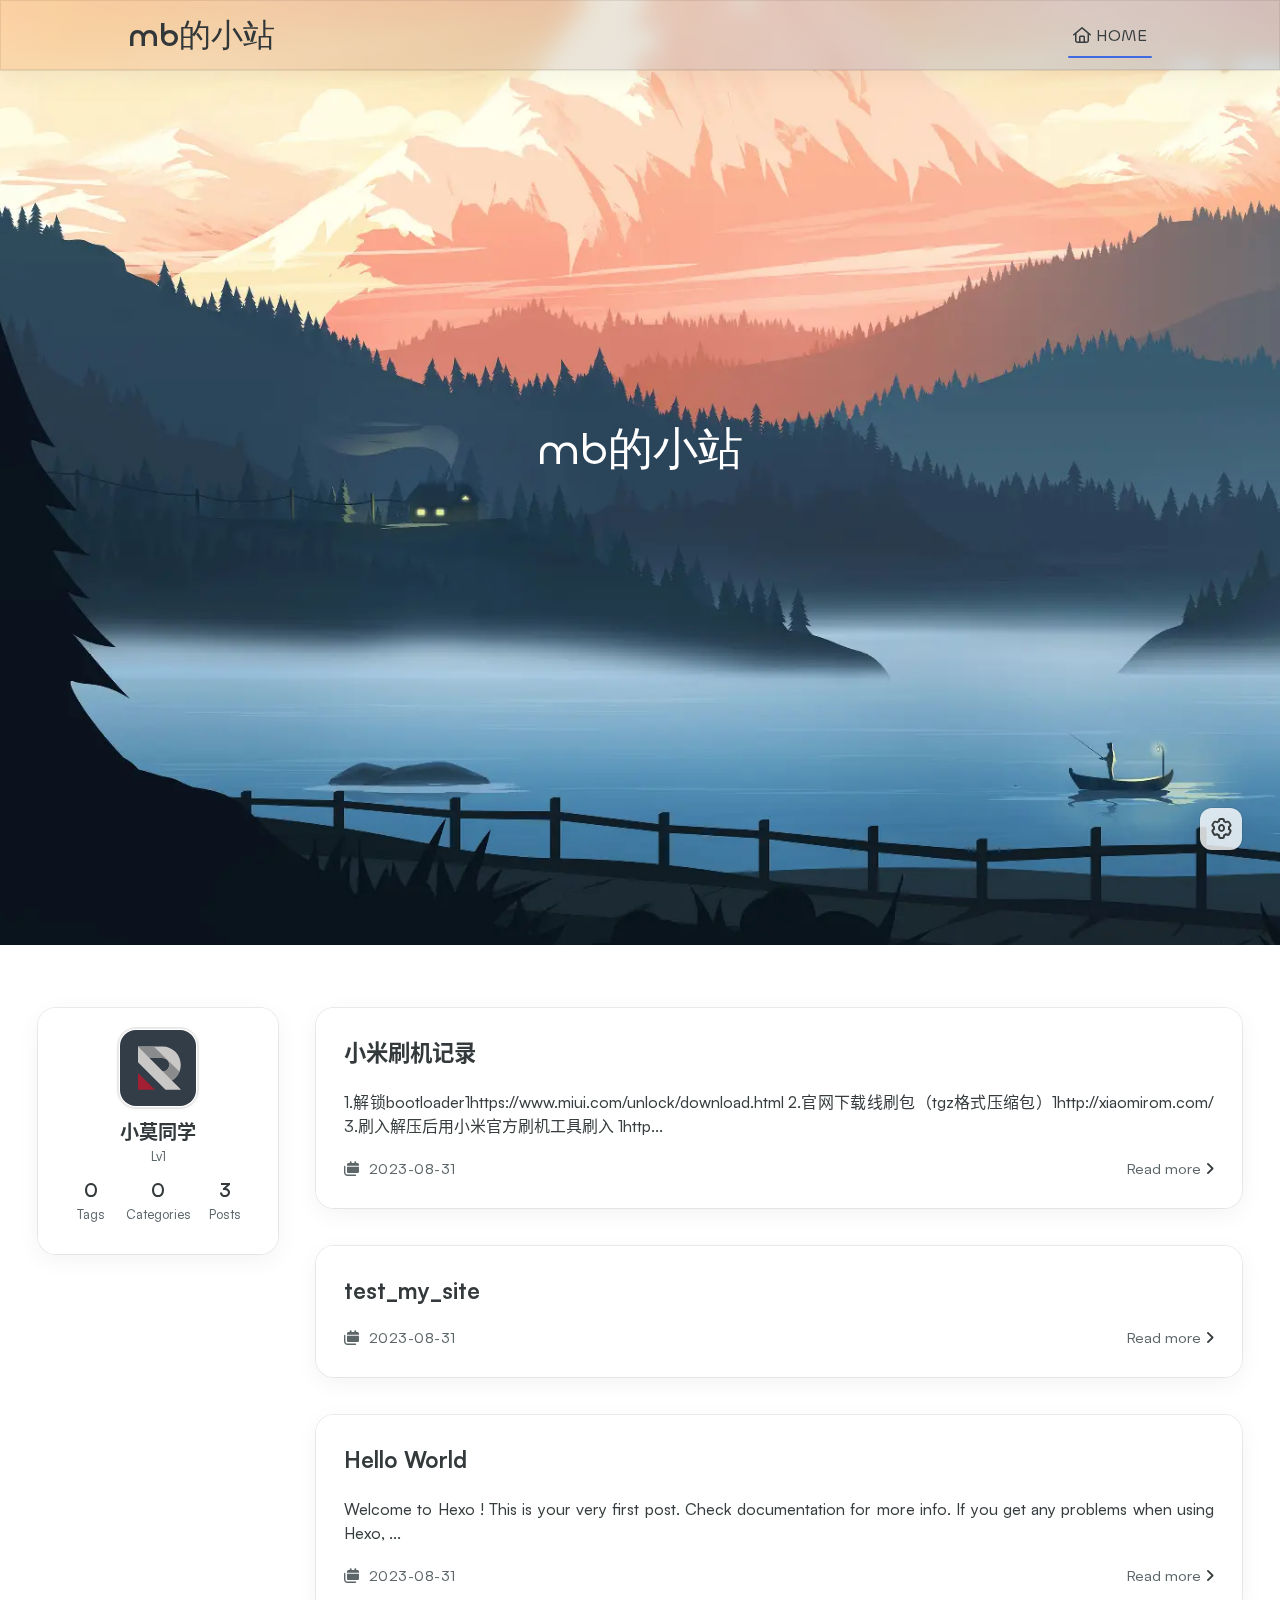
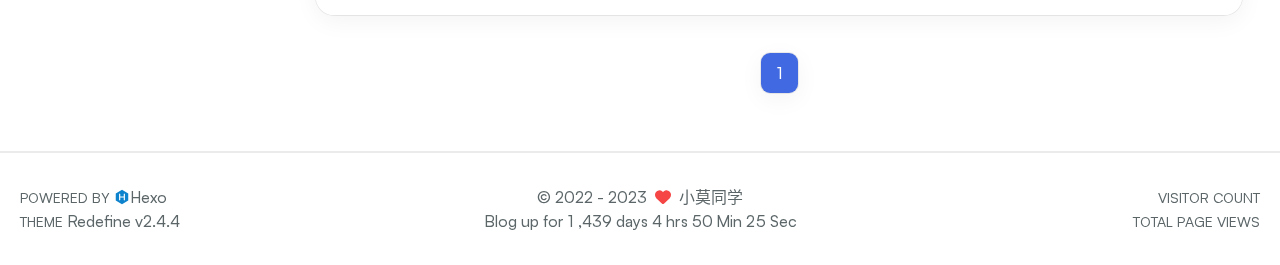
<file: index.html>
<!DOCTYPE html>
<html lang="en">
<head>
    <meta charset="utf-8">
    <meta name="viewport" content="width=device-width, initial-scale=1">
    <meta name="keywords" content="Hexo Theme Redefine">
    
    <meta name="author" content="小莫同学">
    <!-- preconnect -->
    <link rel="preconnect" href="https://fonts.googleapis.com">
    <link rel="preconnect" href="https://fonts.gstatic.com" crossorigin>
    
    
    <!--- Seo Part-->
    
    <link rel="canonical" href="http://example.com/"/>
    <meta name="robots" content="index,follow">
    <meta name="googlebot" content="index,follow">
    <meta name="revisit-after" content="1 days">
    
        <meta property="og:type" content="website">
<meta property="og:title" content="Hexo">
<meta property="og:url" content="http://example.com/index.html">
<meta property="og:site_name" content="Hexo">
<meta property="og:locale" content="en_US">
<meta property="article:author" content="John Doe">
<meta name="twitter:card" content="summary">
    
    
    <!--- Icon Part-->
    <link rel="icon" type="image/png" href="/images/redefine-favicon.svg" sizes="192x192">
    <link rel="apple-touch-icon" sizes="180x180" href="/images/redefine-favicon.svg">
    <meta name="theme-color" content="#4169E1">
    <link rel="shortcut icon" href="/images/redefine-favicon.svg">
    <!--- Page Info-->
    
    <title>
        
        mb的小站
    </title>
    
<link rel="stylesheet" href="/css/style.css">


    
        
<link rel="stylesheet" href="/css/build/styles.css">

    

    
<link rel="stylesheet" href="/fonts/fonts.css">

    
<link rel="stylesheet" href="/fonts/Satoshi/satoshi.css">

    
<link rel="stylesheet" href="/fonts/Chillax/chillax.css">

    <!--- Font Part-->
    
    
    
        <link href="" rel="stylesheet">
    
    

    <!--- Inject Part-->
    
    <script id="hexo-configurations">
    let Global = window.Global || {};
    Global.hexo_config = {"hostname":"example.com","root":"/","language":"en"};
    Global.theme_config = {"articles":{"style":{"font_size":"16px","line_height":1.5,"image_border_radius":"14px","image_alignment":"center","image_caption":false,"link_icon":true},"word_count":{"enable":true,"count":true,"min2read":true},"author_label":{"enable":true,"auto":false,"list":[]},"code_block":{"copy":true,"style":"mac","font":{"enable":false,"family":null,"url":null}},"toc":{"enable":true,"max_depth":3,"number":false,"expand":true,"init_open":true},"copyright":true,"lazyload":true,"recommendation":{"enable":false,"title":"推荐阅读","limit":3,"mobile_limit":2,"placeholder":"/images/wallhaven-wqery6-light.webp","skip_dirs":[]}},"colors":{"primary":"#4169E1","secondary":null},"global":{"fonts":{"chinese":{"enable":true,"family":null,"url":null},"english":{"enable":false,"family":null,"url":null}},"content_max_width":"1000px","sidebar_width":"210px","hover":{"shadow":true,"scale":false},"scroll_progress":{"bar":false,"percentage":true},"website_counter":{"url":"https://busuanzi.ibruce.info/busuanzi/2.3/busuanzi.pure.mini.js","enable":true,"site_pv":true,"site_uv":true,"post_pv":true},"single_page":true,"open_graph":true,"google_analytics":{"enable":false,"id":null}},"home_banner":{"enable":true,"style":"fixed","image":{"light":"/images/wallhaven-wqery6-light.webp","dark":"/images/wallhaven-wqery6-dark.webp"},"title":"mb的小站","subtitle":{"text":[],"hitokoto":{"enable":false,"api":"https://v1.hitokoto.cn"},"typing_speed":100,"backing_speed":80,"starting_delay":500,"backing_delay":1500,"loop":true,"smart_backspace":true},"text_color":{"light":"#fff","dark":"#d1d1b6"},"text_style":{"title_size":"2.8rem","subtitle_size":"1.5rem","line_height":1.2},"custom_font":{"enable":false,"family":null,"url":null},"social_links":{"enable":false,"links":{"github":null,"instagram":null,"zhihu":null,"twitter":null,"email":null},"qrs":{"weixin":null}}},"plugins":{"feed":{"enable":false},"aplayer":{"enable":false,"type":"fixed","audios":[{"name":null,"artist":null,"url":null,"cover":null}]},"mermaid":{"enable":false,"version":"9.3.0"}},"version":"2.4.4","navbar":{"auto_hide":false,"color":{"left":"#f78736","right":"#367df7","transparency":35},"links":{"Home":{"path":"/","icon":"fa-regular fa-house"}},"search":{"enable":false,"preload":true}},"page_templates":{"friends_column":2,"tags_style":"blur"},"home":{"sidebar":{"enable":true,"position":"left","first_item":"menu","announcement":null,"links":null},"article_date_format":"auto","categories":{"enable":true,"limit":3},"tags":{"enable":true,"limit":3}},"footerStart":"2022/8/17 11:45:14"};
    Global.language_ago = {"second":"%s seconds ago","minute":"%s minutes ago","hour":"%s hours ago","day":"%s days ago","week":"%s weeks ago","month":"%s months ago","year":"%s years ago"};
    Global.data_config = {"masonry":false};
  </script>
    
    <!--- Fontawesome Part-->
    
<link rel="stylesheet" href="/fontawesome/fontawesome.min.css">

    
<link rel="stylesheet" href="/fontawesome/brands.min.css">

    
<link rel="stylesheet" href="/fontawesome/solid.min.css">

    
<link rel="stylesheet" href="/fontawesome/regular.min.css">

    
    
    
    
<meta name="generator" content="Hexo 6.3.0"></head>


<body>
<div class="progress-bar-container">
    

    
        <span class="pjax-progress-bar"></span>
        <span class="swup-progress-icon">
            <i class="fa-solid fa-circle-notch fa-spin"></i>
        </span>
    
</div>


<main class="page-container" id="swup">

    
        
    <style>
        .home-banner-container {
            background: transparent !important;
        }

        .home-article-item,
        .sidebar-links,
        .sidebar-content,
        a.page-number,
        a.extend,
        .sidebar-links .links:hover,
        .right-bottom-tools,
        footer.footer {
            background-color: var(--background-color-transparent-80) !important;
        }

        .right-bottom-tools:hover,
        a.page-number:hover,
        a.extend:hover {
            background-color: var(--primary-color) !important;
        }

        .site-info,
        .home-article-sticky-label {
            background-color: var(--background-color-transparent-15) !important;
        }

        .home-article-sticky-label {
            backdrop-filter: none !important;
        }
    </style>

    <div class="home-banner-background transition-fade">
    </div>


<div class="home-banner-container flex justify-center items-center transition-fade">
    <div class="content flex justify-center items-center">
        <div class="description flex flex-col justify-center items-center"
        
        >
            mb的小站
            
            
                <p><i id="subtitle"></i></p>
            
        </div>
        
    </div>
</div>



    

    <div class="main-content-container">


        <div class="main-content-header">
            <header class="navbar-container">
    
    <div class="navbar-content has-home-banner">
        <div class="left">
            
            <a class="logo-title" href="http://example.com/">
                <h1>
                mb的小站
                </h1>
            </a>
        </div>

        <div class="right">
            <!-- PC -->
            <div class="desktop">
                <ul class="navbar-list">
                    
                        
                            <li class="navbar-item">
                                <!-- Menu -->
                                <a class="active" 
                                    href="/"  >
                                    
                                        
                                            <i class="fa-regular fa-house"></i>
                                        
                                        HOME
                                    
                                </a>
                                <!-- Submenu -->
                                
                            </li>
                    
                    
                </ul>
            </div>
            <!-- Mobile -->
            <div class="mobile">
                
                <div class="icon-item navbar-bar">
                    <div class="navbar-bar-middle"></div>
                </div>
            </div>
        </div>
    </div>

    <!-- Mobile drawer -->
    <div class="navbar-drawer w-full absolute top-0 left-0 bg-background-color">
        <ul class="drawer-navbar-list flex flex-col justify-start items-center">
            
                
                    <li class="drawer-navbar-item text-base my-1.5 flex justify-center items-center">
                        <a class="rounded-3xl py-1.5 px-5 hover:border hover:!text-primary active:!text-primary group active" 
                        href="/"  >
                             
                                
                                    <i class="fa-regular fa-house"></i>
                                
                                HOME
                            
                        </a>
                    </li>
                    <!-- Submenu -->
                    
            

        </ul>
    </div>

    <div class="window-mask"></div>

</header>


        </div>

        <div class="main-content-body">

            
                <div class="home-sidebar-container">
    <div class="sticky-container">
        
            
            <div class="sidebar-content" >
                <div class="avatar">
                    <img src="/images/redefine-avatar.svg">
                </div>
                <div class="author">
                    <div class="name">小莫同学</div>
                    
                        <div class="label">Lv1</div>
                    
                </div>
                <div class="statistics">
                    <a class="item" href="/tags">
                        <div class="number">0</div>
                        <div class="label">Tags</div>
                    </a>
                    <a class="item" href="/categories">
                        <div class="number">0</div>
                        <div class="label">Categories</div>
                    </a>
                    <a class="item" href="/archives">
                        <div class="number">3</div>
                        <div class="label">Posts</div>
                    </a>
                </div>
            </div>
        

    </div>
</div>

            

            <div class="main-content">

                
                    <div class="home-content-container">
    <ul class="home-article-list">
        
            <li class="home-article-item">

                

                

                

                <h3 class="home-article-title">
                    <a href="/2023/08/31/%E5%B0%8F%E7%B1%B3%E5%88%B7%E6%9C%BA%E8%AE%B0%E5%BD%95/">
                        小米刷机记录
                    </a>
                </h3>

                <div class="home-article-content markdown-body">
                    
                        1.解锁bootloader1https://www.miui.com/unlock/download.html

2.官网下载线刷包（tgz格式压缩包）1http://xiaomirom.com/

3.刷入解压后用小米官方刷机工具刷入
1http...
                    
                </div>

                <div class="home-article-meta-info-container">
    <div class="home-article-meta-info">
        <span><i class="fa-solid fa-calendars"></i>&nbsp;
            <span class="home-article-date" data-date="Thu Aug 31 2023 17:07:08 GMT+0800">
                
                    2023-08-31
                
            </span>
        </span>
        
        
    </div>

    <a href="/2023/08/31/%E5%B0%8F%E7%B1%B3%E5%88%B7%E6%9C%BA%E8%AE%B0%E5%BD%95/">Read more<span class="seo-reader-text">小米刷机记录</span>&nbsp;<i class="fa-solid fa-angle-right"></i></a>
</div>

            </li>
        
            <li class="home-article-item">

                

                

                

                <h3 class="home-article-title">
                    <a href="/2023/08/31/test-my-site/">
                        test_my_site
                    </a>
                </h3>

                <div class="home-article-content markdown-body">
                    
                        
                    
                </div>

                <div class="home-article-meta-info-container">
    <div class="home-article-meta-info">
        <span><i class="fa-solid fa-calendars"></i>&nbsp;
            <span class="home-article-date" data-date="Thu Aug 31 2023 12:48:32 GMT+0800">
                
                    2023-08-31
                
            </span>
        </span>
        
        
    </div>

    <a href="/2023/08/31/test-my-site/">Read more<span class="seo-reader-text">test_my_site</span>&nbsp;<i class="fa-solid fa-angle-right"></i></a>
</div>

            </li>
        
            <li class="home-article-item">

                

                

                

                <h3 class="home-article-title">
                    <a href="/2023/08/31/hello-world/">
                        Hello World
                    </a>
                </h3>

                <div class="home-article-content markdown-body">
                    
                        Welcome to Hexo ! This is your very first post. Check documentation  for more info. If you get any problems when using Hexo, ...
                    
                </div>

                <div class="home-article-meta-info-container">
    <div class="home-article-meta-info">
        <span><i class="fa-solid fa-calendars"></i>&nbsp;
            <span class="home-article-date" data-date="Thu Aug 31 2023 12:46:16 GMT+0800">
                
                    2023-08-31
                
            </span>
        </span>
        
        
    </div>

    <a href="/2023/08/31/hello-world/">Read more<span class="seo-reader-text">Hello World</span>&nbsp;<i class="fa-solid fa-angle-right"></i></a>
</div>

            </li>
        
    </ul>

    <div class="home-paginator">
        <div class="paginator">
    <span class="page-number current">1</span>
</div>

    </div>
</div>

                    <div class="comment-container pjax"></div>
                

            </div>

            

        </div>

        <div class="main-content-footer">
            <footer class="footer mt-5 py-5 h-auto text-base text-third-text-color relative border-t-2 border-t-border-color">
    <div class="info-container py-3 text-center">
        
        <div class="text-center">
            &copy;
            
              <span>2022</span>
              -
            
            2023&nbsp;&nbsp;<i class="fa-solid fa-heart fa-beat" style="--fa-animation-duration: 0.5s; color: #f54545"></i>&nbsp;&nbsp;<a href="/">小莫同学</a>
        </div>
        
            <script data-swup-reload-script src="https://busuanzi.ibruce.info/busuanzi/2.3/busuanzi.pure.mini.js"></script>
            <div class="relative text-center lg:absolute lg:right-[20px] lg:top-1/2 lg:-translate-y-1/2 lg:text-right">
                
                    <span id="busuanzi_container_site_uv" class="lg:!block">
                        <span class="text-sm">VISITOR COUNT</span>
                        <span id="busuanzi_value_site_uv"></span>
                    </span>
                
                
                    <span id="busuanzi_container_site_pv" class="lg:!block">
                        <span class="text-sm">TOTAL PAGE VIEWS</span>
                        <span id="busuanzi_value_site_pv"></span>
                    </span>
                
            </div>
        
        <div class="relative text-center lg:absolute lg:left-[20px] lg:top-1/2 lg:-translate-y-1/2 lg:text-left">
            <span class="lg:block text-sm">POWERED BY <?xml version="1.0" encoding="utf-8"?><!DOCTYPE svg PUBLIC "-//W3C//DTD SVG 1.1//EN" "http://www.w3.org/Graphics/SVG/1.1/DTD/svg11.dtd"><svg class="relative top-[2px] inline-block align-baseline" version="1.1" id="圖層_1" xmlns="http://www.w3.org/2000/svg" xmlns:xlink="http://www.w3.org/1999/xlink" x="0px" y="0px" width="1rem" height="1rem" viewBox="0 0 512 512" enable-background="new 0 0 512 512" xml:space="preserve"><path fill="#0E83CD" d="M256.4,25.8l-200,115.5L56,371.5l199.6,114.7l200-115.5l0.4-230.2L256.4,25.8z M349,354.6l-18.4,10.7l-18.6-11V275H200v79.6l-18.4,10.7l-18.6-11v-197l18.5-10.6l18.5,10.8V237h112v-79.6l18.5-10.6l18.5,10.8V354.6z"/></svg><a target="_blank" class="text-base" href="https://hexo.io">Hexo</a></span>
            <span class="text-sm lg:block">THEME&nbsp;<a class="text-base" target="_blank" href="https://github.com/EvanNotFound/hexo-theme-redefine">Redefine v2.4.4</a></span>
        </div>
        
        
            <div>
                Blog up for <span class="odometer" id="runtime_days" ></span> days <span class="odometer" id="runtime_hours"></span> hrs <span class="odometer" id="runtime_minutes"></span> Min <span class="odometer" id="runtime_seconds"></span> Sec
            </div>
        
        
            <script data-swup-reload-script>
                try {
                    function odometer_init() {
                    const elements = document.querySelectorAll('.odometer');
                    elements.forEach(el => {
                        new Odometer({
                            el,
                            format: '( ddd).dd',
                            duration: 200
                        });
                    });
                    }
                    odometer_init();
                } catch (error) {}
            </script>
        
        
        
    </div>  
</footer>
        </div>
    </div>

    

    <div class="right-side-tools-container">
        <div class="side-tools-container">
    <ul class="hidden-tools-list">
        <li class="right-bottom-tools tool-font-adjust-plus flex justify-center items-center">
            <i class="fa-regular fa-magnifying-glass-plus"></i>
        </li>

        <li class="right-bottom-tools tool-font-adjust-minus flex justify-center items-center">
            <i class="fa-regular fa-magnifying-glass-minus"></i>
        </li>

        <li class="right-bottom-tools tool-expand-width flex justify-center items-center">
            <i class="fa-regular fa-expand"></i>
        </li>

        <li class="right-bottom-tools tool-dark-light-toggle flex justify-center items-center">
            <i class="fa-regular fa-moon"></i>
        </li>

        <!-- rss -->
        

        

        <li class="right-bottom-tools tool-scroll-to-bottom flex justify-center items-center">
            <i class="fa-regular fa-arrow-down"></i>
        </li>
    </ul>

    <ul class="visible-tools-list">
        <li class="right-bottom-tools toggle-tools-list flex justify-center items-center">
            <i class="fa-regular fa-cog fa-spin"></i>
        </li>
        
            <li class="right-bottom-tools tool-scroll-to-top flex justify-center items-center">
                <i class="arrow-up fas fa-arrow-up"></i>
                <span class="percent"></span>
            </li>
        
        
    </ul>
</div>

    </div>

    <div class="image-viewer-container">
    <img src="">
</div>


    

</main>


    
<script src="/js/libs/Swup.min.js"></script>

<script src="/js/libs/SwupSlideTheme.min.js"></script>

<script src="/js/libs/SwupScriptsPlugin.min.js"></script>

<script src="/js/libs/SwupProgressPlugin.min.js"></script>

<script src="/js/libs/SwupScrollPlugin.min.js"></script>

<script>
    const swup = new Swup({
        plugins: [
            new SwupScriptsPlugin({
                optin: true,
            }),
            new SwupProgressPlugin(),
            new SwupScrollPlugin({
                offset: 80,
            }),
            new SwupSlideTheme({
                mainElement: ".main-content-body",
            }),
        ],
        containers: ["#swup"],
    });

    swup.hooks.on("page:view", () => {
        Global.refresh();
    });

    // if (document.readyState === "complete") {
    //
    // } else {
    //     document.addEventListener("DOMContentLoaded", () => init());
    // }
</script>







<script src="/js/utils.js" type="module"></script>

<script src="/js/main.js" type="module"></script>

<script src="/js/layouts/navbarShrink.js" type="module"></script>

<script src="/js/tools/scrollTopBottom.js" type="module"></script>

<script src="/js/tools/lightDarkSwitch.js" type="module"></script>

<script src="/js/layouts/categoryList.js" type="module"></script>





    
<script src="/js/tools/codeBlock.js"></script>




    
<script src="/js/layouts/lazyload.js"></script>




    
<script src="/js/tools/runtime.js"></script>

    
<script src="/js/libs/odometer.min.js"></script>

    
<link rel="stylesheet" href="/assets/odometer-theme-minimal.css">




  
<script src="/js/libs/Typed.min.js"></script>

  
<script src="/js/plugins/typed.js"></script>







<div class="post-scripts" data-swup-reload-script>
    
        
<script src="/js/libs/anime.min.js"></script>

        
<script src="/js/tools/tocToggle.js" type="module"></script>

<script src="/js/layouts/toc.js" type="module"></script>

<script src="/js/plugins/tabs.js" type="module"></script>

    
</div>


</body>
</html>
</file>
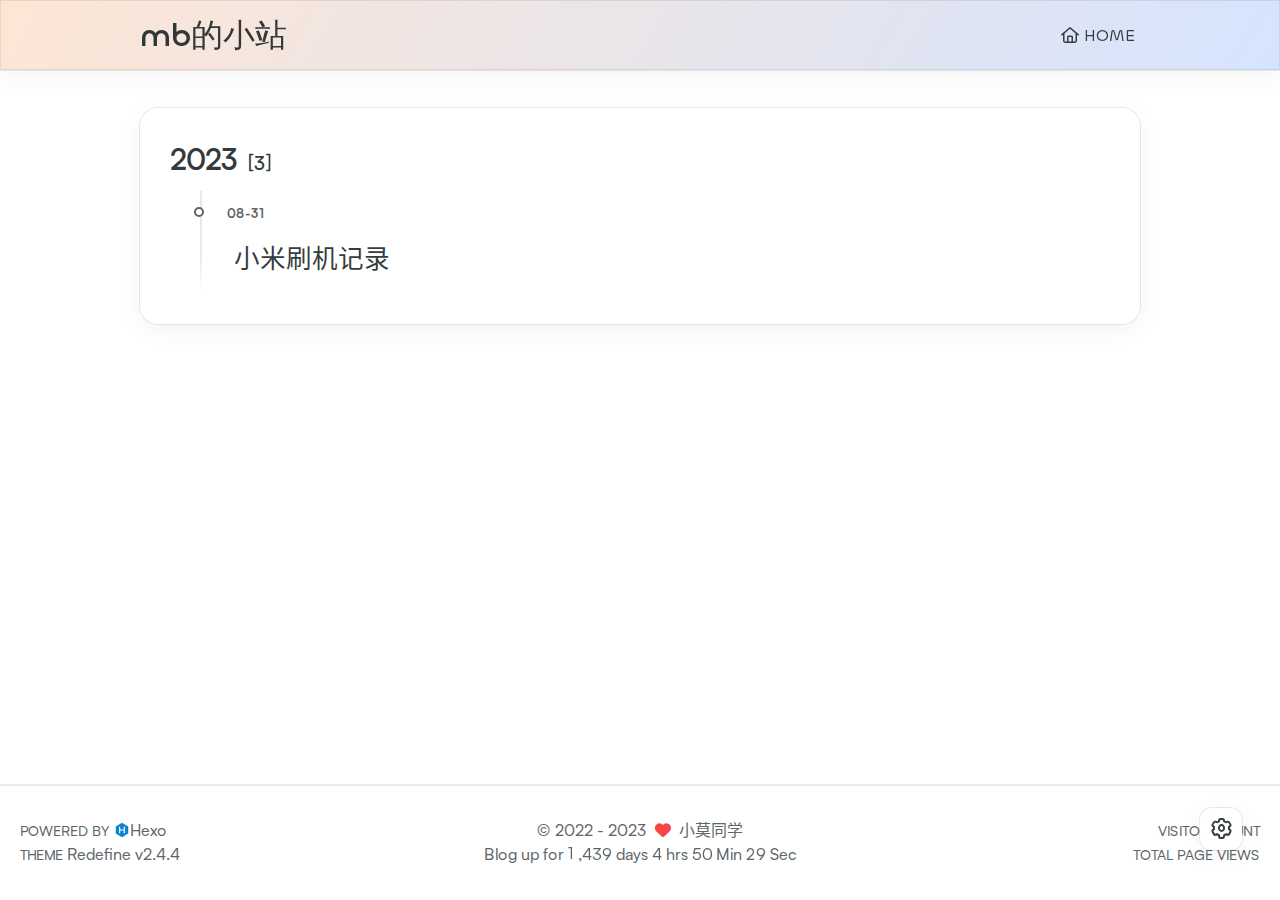
<file: archives/index.html>
<!DOCTYPE html>
<html lang="en">
<head>
    <meta charset="utf-8">
    <meta name="viewport" content="width=device-width, initial-scale=1">
    <meta name="keywords" content="Hexo Theme Redefine">
    
    <meta name="author" content="小莫同学">
    <!-- preconnect -->
    <link rel="preconnect" href="https://fonts.googleapis.com">
    <link rel="preconnect" href="https://fonts.gstatic.com" crossorigin>
    
    
    <!--- Seo Part-->
    
    <link rel="canonical" href="http://example.com/archives/"/>
    <meta name="robots" content="index,follow">
    <meta name="googlebot" content="index,follow">
    <meta name="revisit-after" content="1 days">
    
        <meta property="og:type" content="website">
<meta property="og:title" content="Hexo">
<meta property="og:url" content="http://example.com/archives/index.html">
<meta property="og:site_name" content="Hexo">
<meta property="og:locale" content="en_US">
<meta property="article:author" content="John Doe">
<meta name="twitter:card" content="summary">
    
    
    <!--- Icon Part-->
    <link rel="icon" type="image/png" href="/images/redefine-favicon.svg" sizes="192x192">
    <link rel="apple-touch-icon" sizes="180x180" href="/images/redefine-favicon.svg">
    <meta name="theme-color" content="#4169E1">
    <link rel="shortcut icon" href="/images/redefine-favicon.svg">
    <!--- Page Info-->
    
    <title>
        
            Archive -
        
        mb的小站
    </title>
    
<link rel="stylesheet" href="/css/style.css">


    
        
<link rel="stylesheet" href="/css/build/styles.css">

    

    
<link rel="stylesheet" href="/fonts/fonts.css">

    
<link rel="stylesheet" href="/fonts/Satoshi/satoshi.css">

    
<link rel="stylesheet" href="/fonts/Chillax/chillax.css">

    <!--- Font Part-->
    
    
    
        <link href="" rel="stylesheet">
    
    

    <!--- Inject Part-->
    
    <script id="hexo-configurations">
    let Global = window.Global || {};
    Global.hexo_config = {"hostname":"example.com","root":"/","language":"en"};
    Global.theme_config = {"articles":{"style":{"font_size":"16px","line_height":1.5,"image_border_radius":"14px","image_alignment":"center","image_caption":false,"link_icon":true},"word_count":{"enable":true,"count":true,"min2read":true},"author_label":{"enable":true,"auto":false,"list":[]},"code_block":{"copy":true,"style":"mac","font":{"enable":false,"family":null,"url":null}},"toc":{"enable":true,"max_depth":3,"number":false,"expand":true,"init_open":true},"copyright":true,"lazyload":true,"recommendation":{"enable":false,"title":"推荐阅读","limit":3,"mobile_limit":2,"placeholder":"/images/wallhaven-wqery6-light.webp","skip_dirs":[]}},"colors":{"primary":"#4169E1","secondary":null},"global":{"fonts":{"chinese":{"enable":true,"family":null,"url":null},"english":{"enable":false,"family":null,"url":null}},"content_max_width":"1000px","sidebar_width":"210px","hover":{"shadow":true,"scale":false},"scroll_progress":{"bar":false,"percentage":true},"website_counter":{"url":"https://busuanzi.ibruce.info/busuanzi/2.3/busuanzi.pure.mini.js","enable":true,"site_pv":true,"site_uv":true,"post_pv":true},"single_page":true,"open_graph":true,"google_analytics":{"enable":false,"id":null}},"home_banner":{"enable":true,"style":"fixed","image":{"light":"/images/wallhaven-wqery6-light.webp","dark":"/images/wallhaven-wqery6-dark.webp"},"title":"mb的小站","subtitle":{"text":[],"hitokoto":{"enable":false,"api":"https://v1.hitokoto.cn"},"typing_speed":100,"backing_speed":80,"starting_delay":500,"backing_delay":1500,"loop":true,"smart_backspace":true},"text_color":{"light":"#fff","dark":"#d1d1b6"},"text_style":{"title_size":"2.8rem","subtitle_size":"1.5rem","line_height":1.2},"custom_font":{"enable":false,"family":null,"url":null},"social_links":{"enable":false,"links":{"github":null,"instagram":null,"zhihu":null,"twitter":null,"email":null},"qrs":{"weixin":null}}},"plugins":{"feed":{"enable":false},"aplayer":{"enable":false,"type":"fixed","audios":[{"name":null,"artist":null,"url":null,"cover":null}]},"mermaid":{"enable":false,"version":"9.3.0"}},"version":"2.4.4","navbar":{"auto_hide":false,"color":{"left":"#f78736","right":"#367df7","transparency":35},"links":{"Home":{"path":"/","icon":"fa-regular fa-house"}},"search":{"enable":false,"preload":true}},"page_templates":{"friends_column":2,"tags_style":"blur"},"home":{"sidebar":{"enable":true,"position":"left","first_item":"menu","announcement":null,"links":null},"article_date_format":"auto","categories":{"enable":true,"limit":3},"tags":{"enable":true,"limit":3}},"footerStart":"2022/8/17 11:45:14"};
    Global.language_ago = {"second":"%s seconds ago","minute":"%s minutes ago","hour":"%s hours ago","day":"%s days ago","week":"%s weeks ago","month":"%s months ago","year":"%s years ago"};
    Global.data_config = {"masonry":false};
  </script>
    
    <!--- Fontawesome Part-->
    
<link rel="stylesheet" href="/fontawesome/fontawesome.min.css">

    
<link rel="stylesheet" href="/fontawesome/brands.min.css">

    
<link rel="stylesheet" href="/fontawesome/solid.min.css">

    
<link rel="stylesheet" href="/fontawesome/regular.min.css">

    
    
    
    
<meta name="generator" content="Hexo 6.3.0"></head>


<body>
<div class="progress-bar-container">
    

    
        <span class="pjax-progress-bar"></span>
        <span class="swup-progress-icon">
            <i class="fa-solid fa-circle-notch fa-spin"></i>
        </span>
    
</div>


<main class="page-container" id="swup">

    

    <div class="main-content-container">


        <div class="main-content-header">
            <header class="navbar-container">
    
    <div class="navbar-content">
        <div class="left">
            
            <a class="logo-title" href="http://example.com/">
                
                mb的小站
                
            </a>
        </div>

        <div class="right">
            <!-- PC -->
            <div class="desktop">
                <ul class="navbar-list">
                    
                        
                            <li class="navbar-item">
                                <!-- Menu -->
                                <a class="" 
                                    href="/"  >
                                    
                                        
                                            <i class="fa-regular fa-house"></i>
                                        
                                        HOME
                                    
                                </a>
                                <!-- Submenu -->
                                
                            </li>
                    
                    
                </ul>
            </div>
            <!-- Mobile -->
            <div class="mobile">
                
                <div class="icon-item navbar-bar">
                    <div class="navbar-bar-middle"></div>
                </div>
            </div>
        </div>
    </div>

    <!-- Mobile drawer -->
    <div class="navbar-drawer w-full absolute top-0 left-0 bg-background-color">
        <ul class="drawer-navbar-list flex flex-col justify-start items-center">
            
                
                    <li class="drawer-navbar-item text-base my-1.5 flex justify-center items-center">
                        <a class="rounded-3xl py-1.5 px-5 hover:border hover:!text-primary active:!text-primary group " 
                        href="/"  >
                             
                                
                                    <i class="fa-regular fa-house"></i>
                                
                                HOME
                            
                        </a>
                    </li>
                    <!-- Submenu -->
                    
            

        </ul>
    </div>

    <div class="window-mask"></div>

</header>


        </div>

        <div class="main-content-body">

            

            <div class="main-content">

                
                    <div class="archive-container ">
    
<div class="archive-list-container">
    
        <section class="archive-item">
            <div class="archive-item-header">
                <span class="archive-year">2023</span>
                <span class="archive-year-post-count">[3]</span>
            </div>
            <ul class="article-list">
              
              <li class="article-item" date-is='08-31'>
                <a href="/2023/08/31/%E5%B0%8F%E7%B1%B3%E5%88%B7%E6%9C%BA%E8%AE%B0%E5%BD%95/">
                  <span class="article-title">小米刷机记录</span>
                </a>
              </li>

              
            </ul>
        </section>
    
</div>

</div>

                

            </div>

            

        </div>

        <div class="main-content-footer">
            <footer class="footer mt-5 py-5 h-auto text-base text-third-text-color relative border-t-2 border-t-border-color">
    <div class="info-container py-3 text-center">
        
        <div class="text-center">
            &copy;
            
              <span>2022</span>
              -
            
            2023&nbsp;&nbsp;<i class="fa-solid fa-heart fa-beat" style="--fa-animation-duration: 0.5s; color: #f54545"></i>&nbsp;&nbsp;<a href="/">小莫同学</a>
        </div>
        
            <script data-swup-reload-script src="https://busuanzi.ibruce.info/busuanzi/2.3/busuanzi.pure.mini.js"></script>
            <div class="relative text-center lg:absolute lg:right-[20px] lg:top-1/2 lg:-translate-y-1/2 lg:text-right">
                
                    <span id="busuanzi_container_site_uv" class="lg:!block">
                        <span class="text-sm">VISITOR COUNT</span>
                        <span id="busuanzi_value_site_uv"></span>
                    </span>
                
                
                    <span id="busuanzi_container_site_pv" class="lg:!block">
                        <span class="text-sm">TOTAL PAGE VIEWS</span>
                        <span id="busuanzi_value_site_pv"></span>
                    </span>
                
            </div>
        
        <div class="relative text-center lg:absolute lg:left-[20px] lg:top-1/2 lg:-translate-y-1/2 lg:text-left">
            <span class="lg:block text-sm">POWERED BY <?xml version="1.0" encoding="utf-8"?><!DOCTYPE svg PUBLIC "-//W3C//DTD SVG 1.1//EN" "http://www.w3.org/Graphics/SVG/1.1/DTD/svg11.dtd"><svg class="relative top-[2px] inline-block align-baseline" version="1.1" id="圖層_1" xmlns="http://www.w3.org/2000/svg" xmlns:xlink="http://www.w3.org/1999/xlink" x="0px" y="0px" width="1rem" height="1rem" viewBox="0 0 512 512" enable-background="new 0 0 512 512" xml:space="preserve"><path fill="#0E83CD" d="M256.4,25.8l-200,115.5L56,371.5l199.6,114.7l200-115.5l0.4-230.2L256.4,25.8z M349,354.6l-18.4,10.7l-18.6-11V275H200v79.6l-18.4,10.7l-18.6-11v-197l18.5-10.6l18.5,10.8V237h112v-79.6l18.5-10.6l18.5,10.8V354.6z"/></svg><a target="_blank" class="text-base" href="https://hexo.io">Hexo</a></span>
            <span class="text-sm lg:block">THEME&nbsp;<a class="text-base" target="_blank" href="https://github.com/EvanNotFound/hexo-theme-redefine">Redefine v2.4.4</a></span>
        </div>
        
        
            <div>
                Blog up for <span class="odometer" id="runtime_days" ></span> days <span class="odometer" id="runtime_hours"></span> hrs <span class="odometer" id="runtime_minutes"></span> Min <span class="odometer" id="runtime_seconds"></span> Sec
            </div>
        
        
            <script data-swup-reload-script>
                try {
                    function odometer_init() {
                    const elements = document.querySelectorAll('.odometer');
                    elements.forEach(el => {
                        new Odometer({
                            el,
                            format: '( ddd).dd',
                            duration: 200
                        });
                    });
                    }
                    odometer_init();
                } catch (error) {}
            </script>
        
        
        
    </div>  
</footer>
        </div>
    </div>

    

    <div class="right-side-tools-container">
        <div class="side-tools-container">
    <ul class="hidden-tools-list">
        <li class="right-bottom-tools tool-font-adjust-plus flex justify-center items-center">
            <i class="fa-regular fa-magnifying-glass-plus"></i>
        </li>

        <li class="right-bottom-tools tool-font-adjust-minus flex justify-center items-center">
            <i class="fa-regular fa-magnifying-glass-minus"></i>
        </li>

        <li class="right-bottom-tools tool-expand-width flex justify-center items-center">
            <i class="fa-regular fa-expand"></i>
        </li>

        <li class="right-bottom-tools tool-dark-light-toggle flex justify-center items-center">
            <i class="fa-regular fa-moon"></i>
        </li>

        <!-- rss -->
        

        

        <li class="right-bottom-tools tool-scroll-to-bottom flex justify-center items-center">
            <i class="fa-regular fa-arrow-down"></i>
        </li>
    </ul>

    <ul class="visible-tools-list">
        <li class="right-bottom-tools toggle-tools-list flex justify-center items-center">
            <i class="fa-regular fa-cog fa-spin"></i>
        </li>
        
            <li class="right-bottom-tools tool-scroll-to-top flex justify-center items-center">
                <i class="arrow-up fas fa-arrow-up"></i>
                <span class="percent"></span>
            </li>
        
        
    </ul>
</div>

    </div>

    <div class="image-viewer-container">
    <img src="">
</div>


    

</main>


    
<script src="/js/libs/Swup.min.js"></script>

<script src="/js/libs/SwupSlideTheme.min.js"></script>

<script src="/js/libs/SwupScriptsPlugin.min.js"></script>

<script src="/js/libs/SwupProgressPlugin.min.js"></script>

<script src="/js/libs/SwupScrollPlugin.min.js"></script>

<script>
    const swup = new Swup({
        plugins: [
            new SwupScriptsPlugin({
                optin: true,
            }),
            new SwupProgressPlugin(),
            new SwupScrollPlugin({
                offset: 80,
            }),
            new SwupSlideTheme({
                mainElement: ".main-content-body",
            }),
        ],
        containers: ["#swup"],
    });

    swup.hooks.on("page:view", () => {
        Global.refresh();
    });

    // if (document.readyState === "complete") {
    //
    // } else {
    //     document.addEventListener("DOMContentLoaded", () => init());
    // }
</script>






<script src="/js/utils.js" type="module"></script>

<script src="/js/main.js" type="module"></script>

<script src="/js/layouts/navbarShrink.js" type="module"></script>

<script src="/js/tools/scrollTopBottom.js" type="module"></script>

<script src="/js/tools/lightDarkSwitch.js" type="module"></script>

<script src="/js/layouts/categoryList.js" type="module"></script>





    
<script src="/js/tools/codeBlock.js"></script>




    
<script src="/js/layouts/lazyload.js"></script>




    
<script src="/js/tools/runtime.js"></script>

    
<script src="/js/libs/odometer.min.js"></script>

    
<link rel="stylesheet" href="/assets/odometer-theme-minimal.css">




  
<script src="/js/libs/Typed.min.js"></script>

  
<script src="/js/plugins/typed.js"></script>







<div class="post-scripts" data-swup-reload-script>
    
        
<script src="/js/libs/anime.min.js"></script>

        
<script src="/js/tools/tocToggle.js" type="module"></script>

<script src="/js/layouts/toc.js" type="module"></script>

<script src="/js/plugins/tabs.js" type="module"></script>

    
</div>


</body>
</html>
</file>
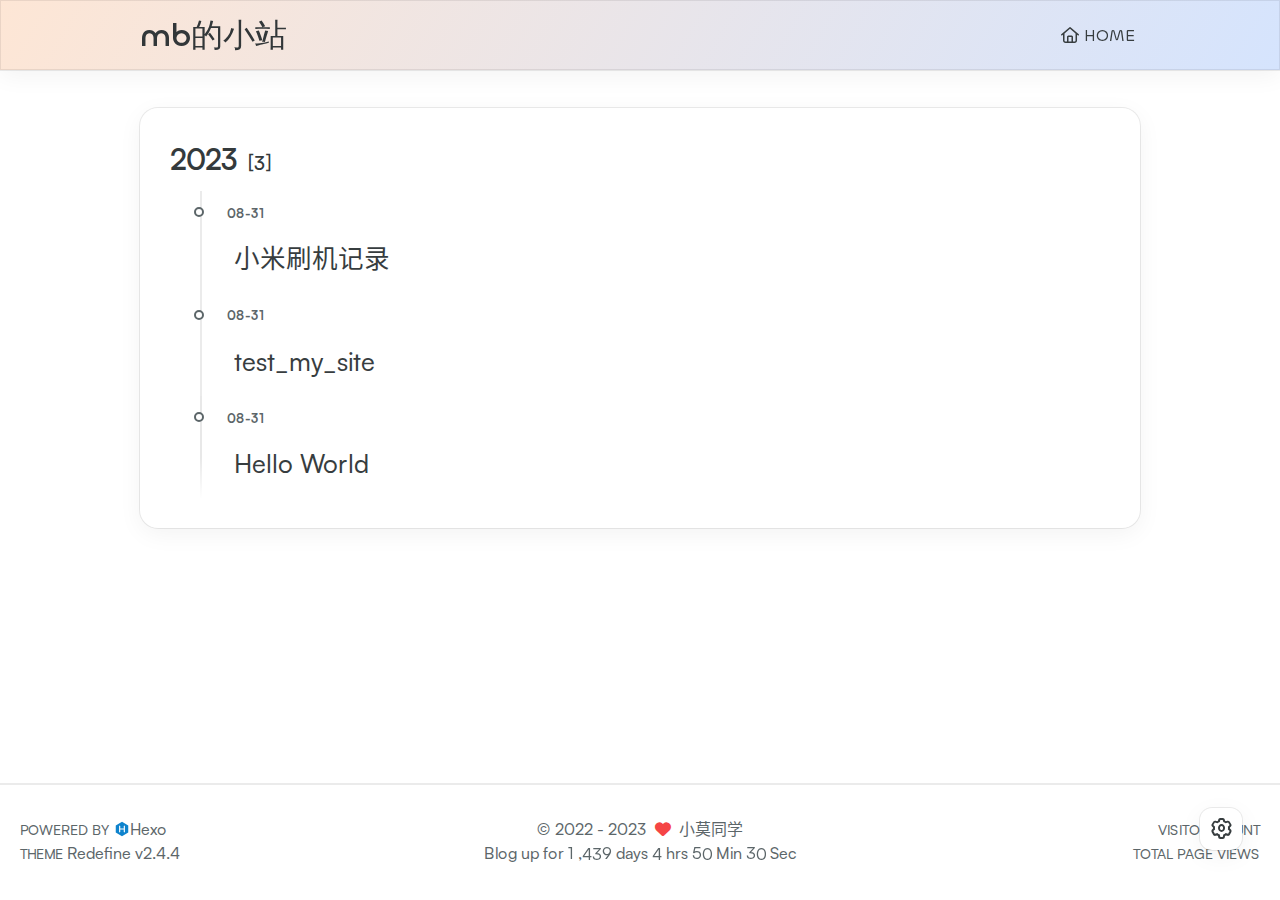
<file: archives/2023/index.html>
<!DOCTYPE html>
<html lang="en">
<head>
    <meta charset="utf-8">
    <meta name="viewport" content="width=device-width, initial-scale=1">
    <meta name="keywords" content="Hexo Theme Redefine">
    
    <meta name="author" content="小莫同学">
    <!-- preconnect -->
    <link rel="preconnect" href="https://fonts.googleapis.com">
    <link rel="preconnect" href="https://fonts.gstatic.com" crossorigin>
    
    
    <!--- Seo Part-->
    
    <link rel="canonical" href="http://example.com/archives/2023/"/>
    <meta name="robots" content="index,follow">
    <meta name="googlebot" content="index,follow">
    <meta name="revisit-after" content="1 days">
    
        <meta property="og:type" content="website">
<meta property="og:title" content="Hexo">
<meta property="og:url" content="http://example.com/archives/2023/index.html">
<meta property="og:site_name" content="Hexo">
<meta property="og:locale" content="en_US">
<meta property="article:author" content="John Doe">
<meta name="twitter:card" content="summary">
    
    
    <!--- Icon Part-->
    <link rel="icon" type="image/png" href="/images/redefine-favicon.svg" sizes="192x192">
    <link rel="apple-touch-icon" sizes="180x180" href="/images/redefine-favicon.svg">
    <meta name="theme-color" content="#4169E1">
    <link rel="shortcut icon" href="/images/redefine-favicon.svg">
    <!--- Page Info-->
    
    <title>
        
            Archive: 2023 -
        
        mb的小站
    </title>
    
<link rel="stylesheet" href="/css/style.css">


    
        
<link rel="stylesheet" href="/css/build/styles.css">

    

    
<link rel="stylesheet" href="/fonts/fonts.css">

    
<link rel="stylesheet" href="/fonts/Satoshi/satoshi.css">

    
<link rel="stylesheet" href="/fonts/Chillax/chillax.css">

    <!--- Font Part-->
    
    
    
        <link href="" rel="stylesheet">
    
    

    <!--- Inject Part-->
    
    <script id="hexo-configurations">
    let Global = window.Global || {};
    Global.hexo_config = {"hostname":"example.com","root":"/","language":"en"};
    Global.theme_config = {"articles":{"style":{"font_size":"16px","line_height":1.5,"image_border_radius":"14px","image_alignment":"center","image_caption":false,"link_icon":true},"word_count":{"enable":true,"count":true,"min2read":true},"author_label":{"enable":true,"auto":false,"list":[]},"code_block":{"copy":true,"style":"mac","font":{"enable":false,"family":null,"url":null}},"toc":{"enable":true,"max_depth":3,"number":false,"expand":true,"init_open":true},"copyright":true,"lazyload":true,"recommendation":{"enable":false,"title":"推荐阅读","limit":3,"mobile_limit":2,"placeholder":"/images/wallhaven-wqery6-light.webp","skip_dirs":[]}},"colors":{"primary":"#4169E1","secondary":null},"global":{"fonts":{"chinese":{"enable":true,"family":null,"url":null},"english":{"enable":false,"family":null,"url":null}},"content_max_width":"1000px","sidebar_width":"210px","hover":{"shadow":true,"scale":false},"scroll_progress":{"bar":false,"percentage":true},"website_counter":{"url":"https://busuanzi.ibruce.info/busuanzi/2.3/busuanzi.pure.mini.js","enable":true,"site_pv":true,"site_uv":true,"post_pv":true},"single_page":true,"open_graph":true,"google_analytics":{"enable":false,"id":null}},"home_banner":{"enable":true,"style":"fixed","image":{"light":"/images/wallhaven-wqery6-light.webp","dark":"/images/wallhaven-wqery6-dark.webp"},"title":"mb的小站","subtitle":{"text":[],"hitokoto":{"enable":false,"api":"https://v1.hitokoto.cn"},"typing_speed":100,"backing_speed":80,"starting_delay":500,"backing_delay":1500,"loop":true,"smart_backspace":true},"text_color":{"light":"#fff","dark":"#d1d1b6"},"text_style":{"title_size":"2.8rem","subtitle_size":"1.5rem","line_height":1.2},"custom_font":{"enable":false,"family":null,"url":null},"social_links":{"enable":false,"links":{"github":null,"instagram":null,"zhihu":null,"twitter":null,"email":null},"qrs":{"weixin":null}}},"plugins":{"feed":{"enable":false},"aplayer":{"enable":false,"type":"fixed","audios":[{"name":null,"artist":null,"url":null,"cover":null}]},"mermaid":{"enable":false,"version":"9.3.0"}},"version":"2.4.4","navbar":{"auto_hide":false,"color":{"left":"#f78736","right":"#367df7","transparency":35},"links":{"Home":{"path":"/","icon":"fa-regular fa-house"}},"search":{"enable":false,"preload":true}},"page_templates":{"friends_column":2,"tags_style":"blur"},"home":{"sidebar":{"enable":true,"position":"left","first_item":"menu","announcement":null,"links":null},"article_date_format":"auto","categories":{"enable":true,"limit":3},"tags":{"enable":true,"limit":3}},"footerStart":"2022/8/17 11:45:14"};
    Global.language_ago = {"second":"%s seconds ago","minute":"%s minutes ago","hour":"%s hours ago","day":"%s days ago","week":"%s weeks ago","month":"%s months ago","year":"%s years ago"};
    Global.data_config = {"masonry":false};
  </script>
    
    <!--- Fontawesome Part-->
    
<link rel="stylesheet" href="/fontawesome/fontawesome.min.css">

    
<link rel="stylesheet" href="/fontawesome/brands.min.css">

    
<link rel="stylesheet" href="/fontawesome/solid.min.css">

    
<link rel="stylesheet" href="/fontawesome/regular.min.css">

    
    
    
    
<meta name="generator" content="Hexo 6.3.0"></head>


<body>
<div class="progress-bar-container">
    

    
        <span class="pjax-progress-bar"></span>
        <span class="swup-progress-icon">
            <i class="fa-solid fa-circle-notch fa-spin"></i>
        </span>
    
</div>


<main class="page-container" id="swup">

    

    <div class="main-content-container">


        <div class="main-content-header">
            <header class="navbar-container">
    
    <div class="navbar-content">
        <div class="left">
            
            <a class="logo-title" href="http://example.com/">
                
                mb的小站
                
            </a>
        </div>

        <div class="right">
            <!-- PC -->
            <div class="desktop">
                <ul class="navbar-list">
                    
                        
                            <li class="navbar-item">
                                <!-- Menu -->
                                <a class="" 
                                    href="/"  >
                                    
                                        
                                            <i class="fa-regular fa-house"></i>
                                        
                                        HOME
                                    
                                </a>
                                <!-- Submenu -->
                                
                            </li>
                    
                    
                </ul>
            </div>
            <!-- Mobile -->
            <div class="mobile">
                
                <div class="icon-item navbar-bar">
                    <div class="navbar-bar-middle"></div>
                </div>
            </div>
        </div>
    </div>

    <!-- Mobile drawer -->
    <div class="navbar-drawer w-full absolute top-0 left-0 bg-background-color">
        <ul class="drawer-navbar-list flex flex-col justify-start items-center">
            
                
                    <li class="drawer-navbar-item text-base my-1.5 flex justify-center items-center">
                        <a class="rounded-3xl py-1.5 px-5 hover:border hover:!text-primary active:!text-primary group " 
                        href="/"  >
                             
                                
                                    <i class="fa-regular fa-house"></i>
                                
                                HOME
                            
                        </a>
                    </li>
                    <!-- Submenu -->
                    
            

        </ul>
    </div>

    <div class="window-mask"></div>

</header>


        </div>

        <div class="main-content-body">

            

            <div class="main-content">

                
                    <div class="archive-container ">
    
<div class="archive-list-container">
    
        <section class="archive-item">
            <div class="archive-item-header">
                <span class="archive-year">2023</span>
                <span class="archive-year-post-count">[3]</span>
            </div>
            <ul class="article-list">
              
              <li class="article-item" date-is='08-31'>
                <a href="/2023/08/31/%E5%B0%8F%E7%B1%B3%E5%88%B7%E6%9C%BA%E8%AE%B0%E5%BD%95/">
                  <span class="article-title">小米刷机记录</span>
                </a>
              </li>
              
              <li class="article-item" date-is='08-31'>
                <a href="/2023/08/31/test-my-site/">
                  <span class="article-title">test_my_site</span>
                </a>
              </li>
              
              <li class="article-item" date-is='08-31'>
                <a href="/2023/08/31/hello-world/">
                  <span class="article-title">Hello World</span>
                </a>
              </li>
              
            </ul>
        </section>
    
</div>

</div>

                

            </div>

            

        </div>

        <div class="main-content-footer">
            <footer class="footer mt-5 py-5 h-auto text-base text-third-text-color relative border-t-2 border-t-border-color">
    <div class="info-container py-3 text-center">
        
        <div class="text-center">
            &copy;
            
              <span>2022</span>
              -
            
            2023&nbsp;&nbsp;<i class="fa-solid fa-heart fa-beat" style="--fa-animation-duration: 0.5s; color: #f54545"></i>&nbsp;&nbsp;<a href="/">小莫同学</a>
        </div>
        
            <script data-swup-reload-script src="https://busuanzi.ibruce.info/busuanzi/2.3/busuanzi.pure.mini.js"></script>
            <div class="relative text-center lg:absolute lg:right-[20px] lg:top-1/2 lg:-translate-y-1/2 lg:text-right">
                
                    <span id="busuanzi_container_site_uv" class="lg:!block">
                        <span class="text-sm">VISITOR COUNT</span>
                        <span id="busuanzi_value_site_uv"></span>
                    </span>
                
                
                    <span id="busuanzi_container_site_pv" class="lg:!block">
                        <span class="text-sm">TOTAL PAGE VIEWS</span>
                        <span id="busuanzi_value_site_pv"></span>
                    </span>
                
            </div>
        
        <div class="relative text-center lg:absolute lg:left-[20px] lg:top-1/2 lg:-translate-y-1/2 lg:text-left">
            <span class="lg:block text-sm">POWERED BY <?xml version="1.0" encoding="utf-8"?><!DOCTYPE svg PUBLIC "-//W3C//DTD SVG 1.1//EN" "http://www.w3.org/Graphics/SVG/1.1/DTD/svg11.dtd"><svg class="relative top-[2px] inline-block align-baseline" version="1.1" id="圖層_1" xmlns="http://www.w3.org/2000/svg" xmlns:xlink="http://www.w3.org/1999/xlink" x="0px" y="0px" width="1rem" height="1rem" viewBox="0 0 512 512" enable-background="new 0 0 512 512" xml:space="preserve"><path fill="#0E83CD" d="M256.4,25.8l-200,115.5L56,371.5l199.6,114.7l200-115.5l0.4-230.2L256.4,25.8z M349,354.6l-18.4,10.7l-18.6-11V275H200v79.6l-18.4,10.7l-18.6-11v-197l18.5-10.6l18.5,10.8V237h112v-79.6l18.5-10.6l18.5,10.8V354.6z"/></svg><a target="_blank" class="text-base" href="https://hexo.io">Hexo</a></span>
            <span class="text-sm lg:block">THEME&nbsp;<a class="text-base" target="_blank" href="https://github.com/EvanNotFound/hexo-theme-redefine">Redefine v2.4.4</a></span>
        </div>
        
        
            <div>
                Blog up for <span class="odometer" id="runtime_days" ></span> days <span class="odometer" id="runtime_hours"></span> hrs <span class="odometer" id="runtime_minutes"></span> Min <span class="odometer" id="runtime_seconds"></span> Sec
            </div>
        
        
            <script data-swup-reload-script>
                try {
                    function odometer_init() {
                    const elements = document.querySelectorAll('.odometer');
                    elements.forEach(el => {
                        new Odometer({
                            el,
                            format: '( ddd).dd',
                            duration: 200
                        });
                    });
                    }
                    odometer_init();
                } catch (error) {}
            </script>
        
        
        
    </div>  
</footer>
        </div>
    </div>

    

    <div class="right-side-tools-container">
        <div class="side-tools-container">
    <ul class="hidden-tools-list">
        <li class="right-bottom-tools tool-font-adjust-plus flex justify-center items-center">
            <i class="fa-regular fa-magnifying-glass-plus"></i>
        </li>

        <li class="right-bottom-tools tool-font-adjust-minus flex justify-center items-center">
            <i class="fa-regular fa-magnifying-glass-minus"></i>
        </li>

        <li class="right-bottom-tools tool-expand-width flex justify-center items-center">
            <i class="fa-regular fa-expand"></i>
        </li>

        <li class="right-bottom-tools tool-dark-light-toggle flex justify-center items-center">
            <i class="fa-regular fa-moon"></i>
        </li>

        <!-- rss -->
        

        

        <li class="right-bottom-tools tool-scroll-to-bottom flex justify-center items-center">
            <i class="fa-regular fa-arrow-down"></i>
        </li>
    </ul>

    <ul class="visible-tools-list">
        <li class="right-bottom-tools toggle-tools-list flex justify-center items-center">
            <i class="fa-regular fa-cog fa-spin"></i>
        </li>
        
            <li class="right-bottom-tools tool-scroll-to-top flex justify-center items-center">
                <i class="arrow-up fas fa-arrow-up"></i>
                <span class="percent"></span>
            </li>
        
        
    </ul>
</div>

    </div>

    <div class="image-viewer-container">
    <img src="">
</div>


    

</main>


    
<script src="/js/libs/Swup.min.js"></script>

<script src="/js/libs/SwupSlideTheme.min.js"></script>

<script src="/js/libs/SwupScriptsPlugin.min.js"></script>

<script src="/js/libs/SwupProgressPlugin.min.js"></script>

<script src="/js/libs/SwupScrollPlugin.min.js"></script>

<script>
    const swup = new Swup({
        plugins: [
            new SwupScriptsPlugin({
                optin: true,
            }),
            new SwupProgressPlugin(),
            new SwupScrollPlugin({
                offset: 80,
            }),
            new SwupSlideTheme({
                mainElement: ".main-content-body",
            }),
        ],
        containers: ["#swup"],
    });

    swup.hooks.on("page:view", () => {
        Global.refresh();
    });

    // if (document.readyState === "complete") {
    //
    // } else {
    //     document.addEventListener("DOMContentLoaded", () => init());
    // }
</script>






<script src="/js/utils.js" type="module"></script>

<script src="/js/main.js" type="module"></script>

<script src="/js/layouts/navbarShrink.js" type="module"></script>

<script src="/js/tools/scrollTopBottom.js" type="module"></script>

<script src="/js/tools/lightDarkSwitch.js" type="module"></script>

<script src="/js/layouts/categoryList.js" type="module"></script>





    
<script src="/js/tools/codeBlock.js"></script>




    
<script src="/js/layouts/lazyload.js"></script>




    
<script src="/js/tools/runtime.js"></script>

    
<script src="/js/libs/odometer.min.js"></script>

    
<link rel="stylesheet" href="/assets/odometer-theme-minimal.css">




  
<script src="/js/libs/Typed.min.js"></script>

  
<script src="/js/plugins/typed.js"></script>







<div class="post-scripts" data-swup-reload-script>
    
        
<script src="/js/libs/anime.min.js"></script>

        
<script src="/js/tools/tocToggle.js" type="module"></script>

<script src="/js/layouts/toc.js" type="module"></script>

<script src="/js/plugins/tabs.js" type="module"></script>

    
</div>


</body>
</html>
</file>
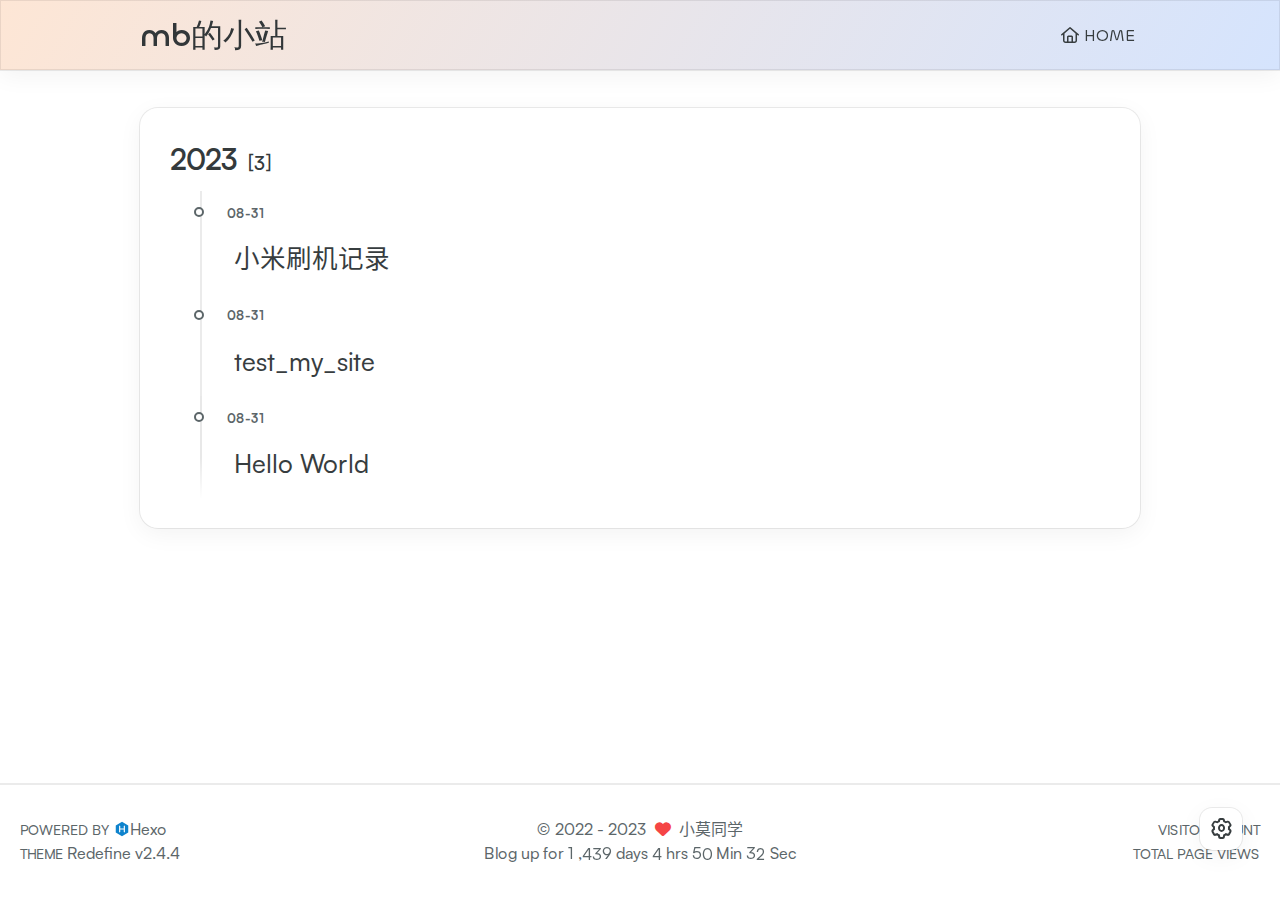
<file: archives/2023/08/index.html>
<!DOCTYPE html>
<html lang="en">
<head>
    <meta charset="utf-8">
    <meta name="viewport" content="width=device-width, initial-scale=1">
    <meta name="keywords" content="Hexo Theme Redefine">
    
    <meta name="author" content="小莫同学">
    <!-- preconnect -->
    <link rel="preconnect" href="https://fonts.googleapis.com">
    <link rel="preconnect" href="https://fonts.gstatic.com" crossorigin>
    
    
    <!--- Seo Part-->
    
    <link rel="canonical" href="http://example.com/archives/2023/08/"/>
    <meta name="robots" content="index,follow">
    <meta name="googlebot" content="index,follow">
    <meta name="revisit-after" content="1 days">
    
        <meta property="og:type" content="website">
<meta property="og:title" content="Hexo">
<meta property="og:url" content="http://example.com/archives/2023/08/index.html">
<meta property="og:site_name" content="Hexo">
<meta property="og:locale" content="en_US">
<meta property="article:author" content="John Doe">
<meta name="twitter:card" content="summary">
    
    
    <!--- Icon Part-->
    <link rel="icon" type="image/png" href="/images/redefine-favicon.svg" sizes="192x192">
    <link rel="apple-touch-icon" sizes="180x180" href="/images/redefine-favicon.svg">
    <meta name="theme-color" content="#4169E1">
    <link rel="shortcut icon" href="/images/redefine-favicon.svg">
    <!--- Page Info-->
    
    <title>
        
            Archive: 2023/8 -
        
        mb的小站
    </title>
    
<link rel="stylesheet" href="/css/style.css">


    
        
<link rel="stylesheet" href="/css/build/styles.css">

    

    
<link rel="stylesheet" href="/fonts/fonts.css">

    
<link rel="stylesheet" href="/fonts/Satoshi/satoshi.css">

    
<link rel="stylesheet" href="/fonts/Chillax/chillax.css">

    <!--- Font Part-->
    
    
    
        <link href="" rel="stylesheet">
    
    

    <!--- Inject Part-->
    
    <script id="hexo-configurations">
    let Global = window.Global || {};
    Global.hexo_config = {"hostname":"example.com","root":"/","language":"en"};
    Global.theme_config = {"articles":{"style":{"font_size":"16px","line_height":1.5,"image_border_radius":"14px","image_alignment":"center","image_caption":false,"link_icon":true},"word_count":{"enable":true,"count":true,"min2read":true},"author_label":{"enable":true,"auto":false,"list":[]},"code_block":{"copy":true,"style":"mac","font":{"enable":false,"family":null,"url":null}},"toc":{"enable":true,"max_depth":3,"number":false,"expand":true,"init_open":true},"copyright":true,"lazyload":true,"recommendation":{"enable":false,"title":"推荐阅读","limit":3,"mobile_limit":2,"placeholder":"/images/wallhaven-wqery6-light.webp","skip_dirs":[]}},"colors":{"primary":"#4169E1","secondary":null},"global":{"fonts":{"chinese":{"enable":true,"family":null,"url":null},"english":{"enable":false,"family":null,"url":null}},"content_max_width":"1000px","sidebar_width":"210px","hover":{"shadow":true,"scale":false},"scroll_progress":{"bar":false,"percentage":true},"website_counter":{"url":"https://busuanzi.ibruce.info/busuanzi/2.3/busuanzi.pure.mini.js","enable":true,"site_pv":true,"site_uv":true,"post_pv":true},"single_page":true,"open_graph":true,"google_analytics":{"enable":false,"id":null}},"home_banner":{"enable":true,"style":"fixed","image":{"light":"/images/wallhaven-wqery6-light.webp","dark":"/images/wallhaven-wqery6-dark.webp"},"title":"mb的小站","subtitle":{"text":[],"hitokoto":{"enable":false,"api":"https://v1.hitokoto.cn"},"typing_speed":100,"backing_speed":80,"starting_delay":500,"backing_delay":1500,"loop":true,"smart_backspace":true},"text_color":{"light":"#fff","dark":"#d1d1b6"},"text_style":{"title_size":"2.8rem","subtitle_size":"1.5rem","line_height":1.2},"custom_font":{"enable":false,"family":null,"url":null},"social_links":{"enable":false,"links":{"github":null,"instagram":null,"zhihu":null,"twitter":null,"email":null},"qrs":{"weixin":null}}},"plugins":{"feed":{"enable":false},"aplayer":{"enable":false,"type":"fixed","audios":[{"name":null,"artist":null,"url":null,"cover":null}]},"mermaid":{"enable":false,"version":"9.3.0"}},"version":"2.4.4","navbar":{"auto_hide":false,"color":{"left":"#f78736","right":"#367df7","transparency":35},"links":{"Home":{"path":"/","icon":"fa-regular fa-house"}},"search":{"enable":false,"preload":true}},"page_templates":{"friends_column":2,"tags_style":"blur"},"home":{"sidebar":{"enable":true,"position":"left","first_item":"menu","announcement":null,"links":null},"article_date_format":"auto","categories":{"enable":true,"limit":3},"tags":{"enable":true,"limit":3}},"footerStart":"2022/8/17 11:45:14"};
    Global.language_ago = {"second":"%s seconds ago","minute":"%s minutes ago","hour":"%s hours ago","day":"%s days ago","week":"%s weeks ago","month":"%s months ago","year":"%s years ago"};
    Global.data_config = {"masonry":false};
  </script>
    
    <!--- Fontawesome Part-->
    
<link rel="stylesheet" href="/fontawesome/fontawesome.min.css">

    
<link rel="stylesheet" href="/fontawesome/brands.min.css">

    
<link rel="stylesheet" href="/fontawesome/solid.min.css">

    
<link rel="stylesheet" href="/fontawesome/regular.min.css">

    
    
    
    
<meta name="generator" content="Hexo 6.3.0"></head>


<body>
<div class="progress-bar-container">
    

    
        <span class="pjax-progress-bar"></span>
        <span class="swup-progress-icon">
            <i class="fa-solid fa-circle-notch fa-spin"></i>
        </span>
    
</div>


<main class="page-container" id="swup">

    

    <div class="main-content-container">


        <div class="main-content-header">
            <header class="navbar-container">
    
    <div class="navbar-content">
        <div class="left">
            
            <a class="logo-title" href="http://example.com/">
                
                mb的小站
                
            </a>
        </div>

        <div class="right">
            <!-- PC -->
            <div class="desktop">
                <ul class="navbar-list">
                    
                        
                            <li class="navbar-item">
                                <!-- Menu -->
                                <a class="" 
                                    href="/"  >
                                    
                                        
                                            <i class="fa-regular fa-house"></i>
                                        
                                        HOME
                                    
                                </a>
                                <!-- Submenu -->
                                
                            </li>
                    
                    
                </ul>
            </div>
            <!-- Mobile -->
            <div class="mobile">
                
                <div class="icon-item navbar-bar">
                    <div class="navbar-bar-middle"></div>
                </div>
            </div>
        </div>
    </div>

    <!-- Mobile drawer -->
    <div class="navbar-drawer w-full absolute top-0 left-0 bg-background-color">
        <ul class="drawer-navbar-list flex flex-col justify-start items-center">
            
                
                    <li class="drawer-navbar-item text-base my-1.5 flex justify-center items-center">
                        <a class="rounded-3xl py-1.5 px-5 hover:border hover:!text-primary active:!text-primary group " 
                        href="/"  >
                             
                                
                                    <i class="fa-regular fa-house"></i>
                                
                                HOME
                            
                        </a>
                    </li>
                    <!-- Submenu -->
                    
            

        </ul>
    </div>

    <div class="window-mask"></div>

</header>


        </div>

        <div class="main-content-body">

            

            <div class="main-content">

                
                    <div class="archive-container ">
    
<div class="archive-list-container">
    
        <section class="archive-item">
            <div class="archive-item-header">
                <span class="archive-year">2023</span>
                <span class="archive-year-post-count">[3]</span>
            </div>
            <ul class="article-list">
              
              <li class="article-item" date-is='08-31'>
                <a href="/2023/08/31/%E5%B0%8F%E7%B1%B3%E5%88%B7%E6%9C%BA%E8%AE%B0%E5%BD%95/">
                  <span class="article-title">小米刷机记录</span>
                </a>
              </li>
              
              <li class="article-item" date-is='08-31'>
                <a href="/2023/08/31/test-my-site/">
                  <span class="article-title">test_my_site</span>
                </a>
              </li>
              
              <li class="article-item" date-is='08-31'>
                <a href="/2023/08/31/hello-world/">
                  <span class="article-title">Hello World</span>
                </a>
              </li>
              
            </ul>
        </section>
    
</div>

</div>

                

            </div>

            

        </div>

        <div class="main-content-footer">
            <footer class="footer mt-5 py-5 h-auto text-base text-third-text-color relative border-t-2 border-t-border-color">
    <div class="info-container py-3 text-center">
        
        <div class="text-center">
            &copy;
            
              <span>2022</span>
              -
            
            2023&nbsp;&nbsp;<i class="fa-solid fa-heart fa-beat" style="--fa-animation-duration: 0.5s; color: #f54545"></i>&nbsp;&nbsp;<a href="/">小莫同学</a>
        </div>
        
            <script data-swup-reload-script src="https://busuanzi.ibruce.info/busuanzi/2.3/busuanzi.pure.mini.js"></script>
            <div class="relative text-center lg:absolute lg:right-[20px] lg:top-1/2 lg:-translate-y-1/2 lg:text-right">
                
                    <span id="busuanzi_container_site_uv" class="lg:!block">
                        <span class="text-sm">VISITOR COUNT</span>
                        <span id="busuanzi_value_site_uv"></span>
                    </span>
                
                
                    <span id="busuanzi_container_site_pv" class="lg:!block">
                        <span class="text-sm">TOTAL PAGE VIEWS</span>
                        <span id="busuanzi_value_site_pv"></span>
                    </span>
                
            </div>
        
        <div class="relative text-center lg:absolute lg:left-[20px] lg:top-1/2 lg:-translate-y-1/2 lg:text-left">
            <span class="lg:block text-sm">POWERED BY <?xml version="1.0" encoding="utf-8"?><!DOCTYPE svg PUBLIC "-//W3C//DTD SVG 1.1//EN" "http://www.w3.org/Graphics/SVG/1.1/DTD/svg11.dtd"><svg class="relative top-[2px] inline-block align-baseline" version="1.1" id="圖層_1" xmlns="http://www.w3.org/2000/svg" xmlns:xlink="http://www.w3.org/1999/xlink" x="0px" y="0px" width="1rem" height="1rem" viewBox="0 0 512 512" enable-background="new 0 0 512 512" xml:space="preserve"><path fill="#0E83CD" d="M256.4,25.8l-200,115.5L56,371.5l199.6,114.7l200-115.5l0.4-230.2L256.4,25.8z M349,354.6l-18.4,10.7l-18.6-11V275H200v79.6l-18.4,10.7l-18.6-11v-197l18.5-10.6l18.5,10.8V237h112v-79.6l18.5-10.6l18.5,10.8V354.6z"/></svg><a target="_blank" class="text-base" href="https://hexo.io">Hexo</a></span>
            <span class="text-sm lg:block">THEME&nbsp;<a class="text-base" target="_blank" href="https://github.com/EvanNotFound/hexo-theme-redefine">Redefine v2.4.4</a></span>
        </div>
        
        
            <div>
                Blog up for <span class="odometer" id="runtime_days" ></span> days <span class="odometer" id="runtime_hours"></span> hrs <span class="odometer" id="runtime_minutes"></span> Min <span class="odometer" id="runtime_seconds"></span> Sec
            </div>
        
        
            <script data-swup-reload-script>
                try {
                    function odometer_init() {
                    const elements = document.querySelectorAll('.odometer');
                    elements.forEach(el => {
                        new Odometer({
                            el,
                            format: '( ddd).dd',
                            duration: 200
                        });
                    });
                    }
                    odometer_init();
                } catch (error) {}
            </script>
        
        
        
    </div>  
</footer>
        </div>
    </div>

    

    <div class="right-side-tools-container">
        <div class="side-tools-container">
    <ul class="hidden-tools-list">
        <li class="right-bottom-tools tool-font-adjust-plus flex justify-center items-center">
            <i class="fa-regular fa-magnifying-glass-plus"></i>
        </li>

        <li class="right-bottom-tools tool-font-adjust-minus flex justify-center items-center">
            <i class="fa-regular fa-magnifying-glass-minus"></i>
        </li>

        <li class="right-bottom-tools tool-expand-width flex justify-center items-center">
            <i class="fa-regular fa-expand"></i>
        </li>

        <li class="right-bottom-tools tool-dark-light-toggle flex justify-center items-center">
            <i class="fa-regular fa-moon"></i>
        </li>

        <!-- rss -->
        

        

        <li class="right-bottom-tools tool-scroll-to-bottom flex justify-center items-center">
            <i class="fa-regular fa-arrow-down"></i>
        </li>
    </ul>

    <ul class="visible-tools-list">
        <li class="right-bottom-tools toggle-tools-list flex justify-center items-center">
            <i class="fa-regular fa-cog fa-spin"></i>
        </li>
        
            <li class="right-bottom-tools tool-scroll-to-top flex justify-center items-center">
                <i class="arrow-up fas fa-arrow-up"></i>
                <span class="percent"></span>
            </li>
        
        
    </ul>
</div>

    </div>

    <div class="image-viewer-container">
    <img src="">
</div>


    

</main>


    
<script src="/js/libs/Swup.min.js"></script>

<script src="/js/libs/SwupSlideTheme.min.js"></script>

<script src="/js/libs/SwupScriptsPlugin.min.js"></script>

<script src="/js/libs/SwupProgressPlugin.min.js"></script>

<script src="/js/libs/SwupScrollPlugin.min.js"></script>

<script>
    const swup = new Swup({
        plugins: [
            new SwupScriptsPlugin({
                optin: true,
            }),
            new SwupProgressPlugin(),
            new SwupScrollPlugin({
                offset: 80,
            }),
            new SwupSlideTheme({
                mainElement: ".main-content-body",
            }),
        ],
        containers: ["#swup"],
    });

    swup.hooks.on("page:view", () => {
        Global.refresh();
    });

    // if (document.readyState === "complete") {
    //
    // } else {
    //     document.addEventListener("DOMContentLoaded", () => init());
    // }
</script>






<script src="/js/utils.js" type="module"></script>

<script src="/js/main.js" type="module"></script>

<script src="/js/layouts/navbarShrink.js" type="module"></script>

<script src="/js/tools/scrollTopBottom.js" type="module"></script>

<script src="/js/tools/lightDarkSwitch.js" type="module"></script>

<script src="/js/layouts/categoryList.js" type="module"></script>





    
<script src="/js/tools/codeBlock.js"></script>




    
<script src="/js/layouts/lazyload.js"></script>




    
<script src="/js/tools/runtime.js"></script>

    
<script src="/js/libs/odometer.min.js"></script>

    
<link rel="stylesheet" href="/assets/odometer-theme-minimal.css">




  
<script src="/js/libs/Typed.min.js"></script>

  
<script src="/js/plugins/typed.js"></script>







<div class="post-scripts" data-swup-reload-script>
    
        
<script src="/js/libs/anime.min.js"></script>

        
<script src="/js/tools/tocToggle.js" type="module"></script>

<script src="/js/layouts/toc.js" type="module"></script>

<script src="/js/plugins/tabs.js" type="module"></script>

    
</div>


</body>
</html>
</file>
<file: fonts/fonts.css>
/* noto-sans-sc-regular - chinese-simplified */
@font-face {
  font-family: "Noto Sans SC";
  font-style: normal;
  font-weight: 400;
  font-display: swap;
  src: local("Noto Sans SC"),
    url("./noto-sans-sc-v26-chinese-simplified-regular.woff2")
      format("woff2"),
    /* Chrome 26+, Opera 23+, Firefox 39+ */
      url("./noto-sans-sc-v26-chinese-simplified-regular.woff")
      format("woff"); /* Chrome 6+, Firefox 3.6+, IE 9+, Safari 5.1+ */
}
/* noto-sans-sc-700 - chinese-simplified */
@font-face {
  font-family: "Noto Sans SC";
  font-style: normal;
  font-weight: 700;
  font-display: swap;
  src: local("Noto Sans SC"),
    url("./noto-sans-sc-v26-chinese-simplified-700.woff2") format("woff2"),
    /* Chrome 26+, Opera 23+, Firefox 39+ */
      url("./noto-sans-sc-v26-chinese-simplified-700.woff") format("woff"); /* Chrome 6+, Firefox 3.6+, IE 9+, Safari 5.1+ */
}

/* ubuntu-mono-regular - latin */
@font-face {
  font-display: swap; /* Check https://developer.mozilla.org/en-US/docs/Web/CSS/@font-face/font-display for other options. */
  font-family: "Ubuntu Mono";
  font-style: normal;
  font-weight: 400;
  src: url("./ubuntu-mono-v15-latin-regular.woff2") format("woff2"),
    /* Chrome 36+, Opera 23+, Firefox 39+ */
      url("./ubuntu-mono-v15-latin-regular.woff") format("woff"); /* Chrome 5+, Firefox 3.6+, IE 9+, Safari 5.1+ */
}
</file>
<file: fonts/Satoshi/satoshi.css>
/**
 * @license
 *
 * Font Family: Satoshi
 * Designed by: Deni Anggara
 * URL: https://www.fontshare.comsatoshi
 * © 2023 Indian Type Foundry
 *
 * Font Styles:
 * Satoshi Variable(Variable font)
 * Satoshi Variable Italic(Variable font)
 *
*/


/**
* This is a variable font
* You can controll variable axes as shown below:
* font-variation-settings: 'wght' 900.0;
*
* available axes:

* 'wght' (range from 300.0 to 900.0)

*/

@font-face {
  font-family: 'Satoshi-Variable';
  src: url('Satoshi-Variable.woff2') format('woff2'),
       url('Satoshi-Variable.woff') format('woff'),
       url('Satoshi-Variable.ttf') format('truetype');
       font-weight: 300 900;
       font-display: swap;
       font-style: normal;
}


/**
* This is a variable font
* You can controll variable axes as shown below:
* font-variation-settings: 'wght' 900.0;
*
* available axes:

* 'wght' (range from 300.0 to 900.0)

*/

@font-face {
  font-family: 'Satoshi-VariableItalic';
  src: url('Satoshi-VariableItalic.woff2') format('woff2'),
       url('Satoshi-VariableItalic.woff') format('woff'),
       url('Satoshi-VariableItalic.ttf') format('truetype');
       font-weight: 300 900;
       font-display: swap;
       font-style: italic;
}
</file>
<file: fonts/Chillax/chillax.css>
/**
 * @license
 *
 * Font Family: Chillax
 * Designed by: Manushi Parikh
 * URL: https://www.fontshare.com/fonts/chillax
 * © 2023 Indian Type Foundry
 *
 * Font Style:
 * Chillax Variable(Variable font)
 *
*/


/**
* This is a variable font
* You can controll variable axes as shown below:
* font-variation-settings: 'wght' 700.0;
*
* available axes:

* 'wght' (range from 200.0 to 700.0)

*/

@font-face {
  font-family: 'Chillax-Variable';
  src: url('Chillax-Variable.woff2') format('woff2'),
       url('Chillax-Variable.woff') format('woff'),
       url('Chillax-Variable.ttf') format('truetype');
       font-weight: 200 700;
       font-display: swap;
       font-style: normal;
}
</file>
<file: assets/odometer-theme-minimal.css>
.odometer.odometer-auto-theme, .odometer.odometer-theme-minimal {
  display: inline-block;
  vertical-align: middle;
  *vertical-align: auto;
  *zoom: 1;
  *display: inline;
  position: relative;
}
.odometer.odometer-auto-theme .odometer-digit, .odometer.odometer-theme-minimal .odometer-digit {
  display: inline-block;
  vertical-align: middle;
  *vertical-align: auto;
  *zoom: 1;
  *display: inline;
  position: relative;
}
.odometer.odometer-auto-theme .odometer-digit .odometer-digit-spacer, .odometer.odometer-theme-minimal .odometer-digit .odometer-digit-spacer {
  display: inline-block;
  vertical-align: middle;
  *vertical-align: auto;
  *zoom: 1;
  *display: inline;
  visibility: hidden;
}
.odometer.odometer-auto-theme .odometer-digit .odometer-digit-inner, .odometer.odometer-theme-minimal .odometer-digit .odometer-digit-inner {
  text-align: left;
  display: block;
  position: absolute;
  top: 0;
  left: 0;
  right: 0;
  bottom: 0;
  overflow: hidden;
}
.odometer.odometer-auto-theme .odometer-digit .odometer-ribbon, .odometer.odometer-theme-minimal .odometer-digit .odometer-ribbon {
  display: block;
}
.odometer.odometer-auto-theme .odometer-digit .odometer-ribbon-inner, .odometer.odometer-theme-minimal .odometer-digit .odometer-ribbon-inner {
  display: block;
  -webkit-backface-visibility: hidden;
}
.odometer.odometer-auto-theme .odometer-digit .odometer-value, .odometer.odometer-theme-minimal .odometer-digit .odometer-value {
  display: block;
  -webkit-transform: translateZ(0);
}
.odometer.odometer-auto-theme .odometer-digit .odometer-value.odometer-last-value, .odometer.odometer-theme-minimal .odometer-digit .odometer-value.odometer-last-value {
  position: absolute;
}
.odometer.odometer-auto-theme.odometer-animating-up .odometer-ribbon-inner, .odometer.odometer-theme-minimal.odometer-animating-up .odometer-ribbon-inner {
  -webkit-transition: -webkit-transform 2s;
  -moz-transition: -moz-transform 2s;
  -ms-transition: -ms-transform 2s;
  -o-transition: -o-transform 2s;
  transition: transform 2s;
}
.odometer.odometer-auto-theme.odometer-animating-up.odometer-animating .odometer-ribbon-inner, .odometer.odometer-theme-minimal.odometer-animating-up.odometer-animating .odometer-ribbon-inner {
  -webkit-transform: translateY(-100%);
  -moz-transform: translateY(-100%);
  -ms-transform: translateY(-100%);
  -o-transform: translateY(-100%);
  transform: translateY(-100%);
}
.odometer.odometer-auto-theme.odometer-animating-down .odometer-ribbon-inner, .odometer.odometer-theme-minimal.odometer-animating-down .odometer-ribbon-inner {
  -webkit-transform: translateY(-100%);
  -moz-transform: translateY(-100%);
  -ms-transform: translateY(-100%);
  -o-transform: translateY(-100%);
  transform: translateY(-100%);
}
.odometer.odometer-auto-theme.odometer-animating-down.odometer-animating .odometer-ribbon-inner, .odometer.odometer-theme-minimal.odometer-animating-down.odometer-animating .odometer-ribbon-inner {
  -webkit-transition: -webkit-transform 2s;
  -moz-transition: -moz-transform 2s;
  -ms-transition: -ms-transform 2s;
  -o-transition: -o-transform 2s;
  transition: transform 2s;
  -webkit-transform: translateY(0);
  -moz-transform: translateY(0);
  -ms-transform: translateY(0);
  -o-transform: translateY(0);
  transform: translateY(0);
}
</file>
